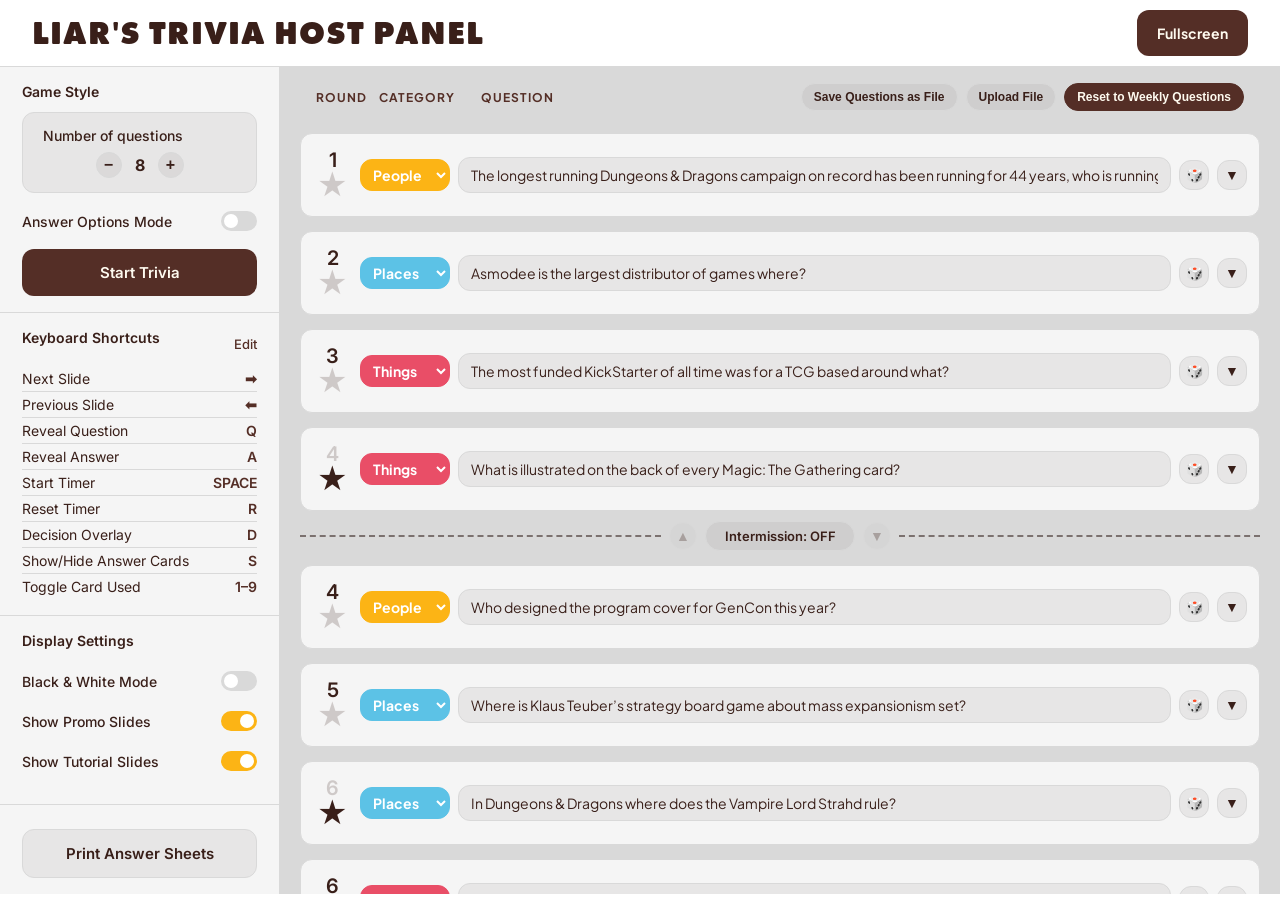
<file: index.html>
<!DOCTYPE html>
<html lang="en">

<head>
  <meta charset="UTF-8">
  <title>Trivia Host</title>
  <link rel="stylesheet" href="style.css">
</head>

<body>

  <div id="editor">

    <header id="editorHeader">
      <h1>Liar's Trivia Host Panel</h1>
      <div id="editorHeaderActions">
        <button id="fullscreenBtn">Fullscreen</button>
      </div>
    </header>

    <div id="editorLayout">

      <!-- Left sidebar -->
      <aside id="editorSidebar">

        <div class="sidebar-section">
          <h3>Game Style</h3>

          <div class="settingCard" id="questionCountRow">
            <label class="settingCardLabel">Number of questions</label>
            <div class="settingCountWrap">
              <button class="settingCountBtn" id="questionCountMinus">−</button>
              <span id="questionCountVal">8</span>
              <button class="settingCountBtn" id="questionCountPlus">+</button>
            </div>
          </div>

          <div class="settingRow">
            <label class="settingToggle">
              <input type="checkbox" id="toggleAnswerOptions">
              <span class="settingToggleTrack"><span class="settingToggleThumb"></span></span>
              Answer Options Mode
            </label>
          </div>

          <div class="settingCard" id="answerCountRow">
            <label class="settingCardLabel">Options per question</label>
            <div class="settingCountWrap">
              <button class="settingCountBtn" id="answerCountMinus">−</button>
              <span id="answerCountVal">4</span>
              <button class="settingCountBtn" id="answerCountPlus">+</button>
            </div>
          </div>

          <button id="startTrivia" class="sidebarBtn sidebarBtnFilled">Start Trivia</button>
        </div>

        <div class="sidebar-section">
          <div class="sidebarSectionHeader">
            <h3>Keyboard Shortcuts</h3>
            <span class="sidebarEditLink" id="shortcutEditBtn">Edit</span>
          </div>
          <p id="updateNotice" style="display:none;">New weekly trivia available</p>
          <ul class="shortcutList" id="shortcutList"></ul>
          <button class="shortcutResetBtn" id="shortcutResetBtn">Reset to Default</button>
        </div>

        <div class="sidebar-section">
          <h3>Display Settings</h3>

          <div class="settingRow">
            <label class="settingToggle">
              <input type="checkbox" id="toggleBWMode">
              <span class="settingToggleTrack"><span class="settingToggleThumb"></span></span>
              Black & White Mode
            </label>
          </div>

          <div class="settingRow">
            <label class="settingToggle">
              <input type="checkbox" id="togglePromos" checked>
              <span class="settingToggleTrack"><span class="settingToggleThumb"></span></span>
              Show Promo Slides
            </label>
          </div>

          <div class="settingRow">
            <label class="settingToggle">
              <input type="checkbox" id="toggleTutorials" checked>
              <span class="settingToggleTrack"><span class="settingToggleThumb"></span></span>
              Show Tutorial Slides
            </label>
          </div>

          <div class="settingRow" id="bonusPromoRow" style="display:none;">
            <label class="settingToggle">
              <input type="checkbox" id="toggleBonusPromo" checked>
              <span class="settingToggleTrack"><span class="settingToggleThumb"></span></span>
              Show Bonus Promo
            </label>
          </div>
        </div>

        <div class="sidebar-spacer"></div>

        <div class="sidebar-section">
          <button id="printSheetsBtn" class="sidebarBtn sidebarBtnBezeled">Print Answer Sheets</button>
        </div>

      </aside>

      <!-- Right side question editor -->
      <main id="editorFields">
        <div id="questionListHeader">
          <div id="questionListHeaders">
            <span class="qheader qheader-round">Round</span>
            <span class="qheader qheader-cat">Category</span>
            <span class="qheader qheader-question">Question</span>
          </div>
          <div id="questionListActions">
            <button id="saveQuestionsBtn" class="headerActionBtn">Save Questions as File</button>
            <button id="uploadQuestionsBtn" class="headerActionBtn">Upload File</button>
            <button id="resetWeekly" class="headerActionBtn headerActionBtnPrimary">Reset to Weekly Questions</button>
            <input type="file" id="uploadQuestionsInput" accept=".csv" style="display:none">
          </div>
        </div>
      </main>

    </div>

  </div>

  <div id="presentation" style="display:none">
    <!-- Control Buttons -->
    <button id="backBtn" class="top-left">Main Menu</button>
    <button id="fullscreenBtnPresentation" class="top-right">Fullscreen</button>
    <button id="slideLeftBtn" class="side-nav side-nav-left">◀</button>
    <button id="slideRightBtn" class="side-nav side-nav-right">▶</button>

    <!-- Slide Content -->
    <div id="slide"></div>

    <!-- Timer Bar -->
    <div id="timerBarContainer">
      <div id="timerTextBg">30 SECONDS</div>
      <div id="timerBar">
        <div id="timerText">30 SECONDS</div>
      </div>
    </div>
  </div>

  <script src="js/timer.js"></script>
  <script src="js/app.js"></script>
</body>

</html>
</file>
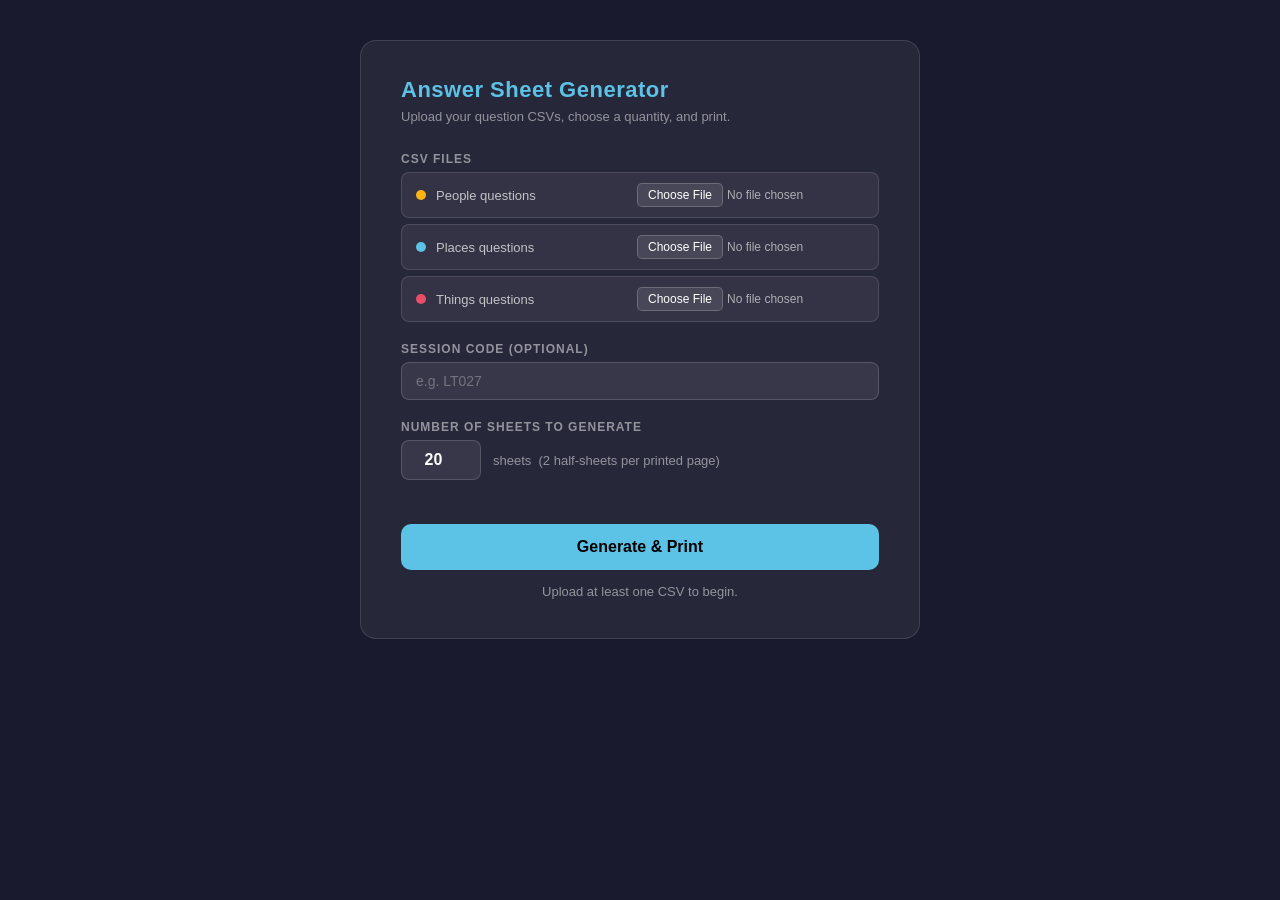
<file: sheet_generator.html>
<!DOCTYPE html>
<html lang="en">

<head>
    <meta charset="UTF-8">
    <title>Pathological — Answer Sheet Generator</title>
    <style>
        /* ── UI styles (hidden when printing) ── */
        @media screen {
            * {
                box-sizing: border-box;
                margin: 0;
                padding: 0;
            }

            body {
                font-family: 'Helvetica Neue', Arial, sans-serif;
                background: #1a1a2e;
                color: #fff;
                min-height: 100vh;
                display: flex;
                align-items: flex-start;
                justify-content: center;
                padding: 40px 20px;
            }

            .ui {
                background: rgba(255, 255, 255, 0.06);
                border: 1px solid rgba(255, 255, 255, 0.12);
                border-radius: 16px;
                padding: 36px 40px;
                width: 100%;
                max-width: 560px;
            }

            h1 {
                font-size: 22px;
                font-weight: 700;
                margin-bottom: 6px;
                color: #5CC2E6;
                letter-spacing: 0.5px;
            }

            .subtitle {
                font-size: 13px;
                color: rgba(255, 255, 255, 0.5);
                margin-bottom: 28px;
            }

            .field {
                margin-bottom: 20px;
            }

            label {
                display: block;
                font-size: 12px;
                font-weight: 700;
                text-transform: uppercase;
                letter-spacing: 1px;
                color: rgba(255, 255, 255, 0.5);
                margin-bottom: 6px;
            }

            .file-row {
                display: flex;
                align-items: center;
                gap: 10px;
                background: rgba(255, 255, 255, 0.06);
                border: 1px solid rgba(255, 255, 255, 0.12);
                border-radius: 8px;
                padding: 10px 14px;
            }

            .file-row .cat-dot {
                width: 10px;
                height: 10px;
                border-radius: 50%;
                flex-shrink: 0;
            }

            .dot-people {
                background: #FCB415;
            }

            .dot-places {
                background: #5CC2E6;
            }

            .dot-things {
                background: #E94E67;
            }

            .file-row span {
                font-size: 13px;
                color: rgba(255, 255, 255, 0.7);
                flex: 1;
            }

            .file-row input[type="file"] {
                font-size: 12px;
                color: rgba(255, 255, 255, 0.6);
                background: transparent;
                border: none;
                cursor: pointer;
                flex-shrink: 0;
            }

            .file-row input[type="file"]::file-selector-button {
                background: rgba(255, 255, 255, 0.1);
                border: 1px solid rgba(255, 255, 255, 0.2);
                border-radius: 5px;
                color: #fff;
                padding: 4px 10px;
                font-size: 12px;
                cursor: pointer;
            }

            .count-row {
                display: flex;
                align-items: center;
                gap: 12px;
            }

            .count-row input[type="number"] {
                width: 80px;
                background: rgba(255, 255, 255, 0.08);
                border: 1px solid rgba(255, 255, 255, 0.15);
                border-radius: 8px;
                padding: 10px 14px;
                color: #fff;
                font-size: 16px;
                font-weight: 700;
                text-align: center;
            }

            .count-row span {
                font-size: 13px;
                color: rgba(255, 255, 255, 0.5);
            }

            .session-row {
                display: flex;
                gap: 10px;
            }

            .session-row input[type="text"] {
                flex: 1;
                background: rgba(255, 255, 255, 0.08);
                border: 1px solid rgba(255, 255, 255, 0.15);
                border-radius: 8px;
                padding: 10px 14px;
                color: #fff;
                font-size: 14px;
            }

            .session-row input[type="text"]::placeholder {
                color: rgba(255, 255, 255, 0.3);
            }

            .btn-generate {
                width: 100%;
                background: #5CC2E6;
                color: #000;
                border: none;
                border-radius: 10px;
                padding: 14px;
                font-size: 16px;
                font-weight: 700;
                cursor: pointer;
                margin-top: 24px;
                transition: background 0.15s;
            }

            .btn-generate:hover {
                background: #7de8ff;
            }

            .btn-generate:disabled {
                background: #444;
                color: #888;
                cursor: not-allowed;
            }

            .status {
                margin-top: 14px;
                font-size: 13px;
                color: rgba(255, 255, 255, 0.5);
                text-align: center;
                min-height: 18px;
            }

            .sheets-preview {
                display: none;
            }
        }

        /* ── Print / sheet styles ── */
        @media print {
            .ui {
                display: none !important;
            }

            .sheets-preview {
                display: block !important;
            }

            body {
                margin: 0;
                padding: 0;
                background: white;
            }

            * {
                -webkit-print-color-adjust: exact;
                print-color-adjust: exact;
            }
        }

        /* ── Sheet layout (used in both preview and print) ── */
        .page {
            width: 210mm;
            height: 148mm;
            /* A5 landscape */
            display: flex;
            gap: 0;
            overflow: hidden;
            page-break-after: always;
        }

        /* Each half-sheet */
        .half {
            width: 105mm;
            height: 148mm;
            border: 0.5px solid #ccc;
            display: flex;
            flex-direction: column;
            font-family: Arial, Helvetica, sans-serif;
            overflow: hidden;
            padding: 3mm 3.5mm 2.5mm;
            position: relative;
        }

        .half+.half {
            border-left: 1px dashed #bbb;
        }

        /* Header */
        .sheet-header {
            display: flex;
            justify-content: space-between;
            align-items: flex-start;
            margin-bottom: 2mm;
            font-size: 6pt;
            color: #333;
        }

        .sheet-header .brand {
            font-size: 7.5pt;
        }

        .brand b {
            font-family: 'Arial Black', Arial, sans-serif;
            font-size: 8.5pt;
        }

        .sheet-header .session-code {
            color: #999;
            font-size: 6pt;
        }

        /* Name line */
        .name-row {
            display: flex;
            align-items: center;
            gap: 4mm;
            margin-bottom: 1.5mm;
            font-size: 7pt;
            color: #888;
        }

        .name-line {
            flex: 1;
            border-bottom: 0.5px solid #bbb;
            height: 5mm;
        }

        /* Cross-off notice */
        .crossoff {
            display: flex;
            align-items: center;
            justify-content: flex-end;
            gap: 1.5mm;
            font-size: 6pt;
            color: #555;
            margin-bottom: 1.5mm;
        }

        .cross-x {
            width: 5mm;
            height: 5mm;
            border: 0.75px solid #555;
            display: flex;
            align-items: center;
            justify-content: center;
            font-size: 8pt;
            font-weight: 700;
            color: #555;
            line-height: 1;
        }

        /* Scoring row */
        .scoring {
            display: flex;
            align-items: center;
            gap: 1.5mm;
            font-size: 5.5pt;
            margin-bottom: 2mm;
            flex-wrap: nowrap;
        }

        .scoring-block {
            display: flex;
            align-items: center;
            gap: 1mm;
            white-space: nowrap;
        }

        .score-eq {
            color: #888;
            margin: 0 0.5mm;
        }

        .score-prize {
            border: 0.75px solid #333;
            border-radius: 2px;
            padding: 0.5mm 1.5mm;
            font-size: 5pt;
            font-weight: 700;
            text-align: center;
            line-height: 1.3;
        }

        .score-stars {
            color: #333;
            font-size: 7pt;
            letter-spacing: -1px;
        }

        .icon-cup {
            font-size: 7pt;
        }

        .icon-dollar {
            font-size: 7pt;
        }

        .icon-box {
            font-size: 7pt;
        }

        /* Main answer grid */
        .answer-grid {
            flex: 1;
            display: grid;
            grid-template-columns: 26mm 26mm 26mm 15mm;
            gap: 1mm;
            align-items: start;
        }

        .col-header {
            font-family: 'Arial Black', Arial, sans-serif;
            font-size: 7.5pt;
            font-weight: 900;
            text-transform: uppercase;
            text-align: center;
            line-height: 1.1;
            display: flex;
            flex-direction: column;
            align-items: center;
            gap: 0.5mm;
        }

        .col-header .arrows {
            font-size: 7pt;
            letter-spacing: 2px;
        }

        .col-header.points-hdr {
            font-size: 8pt;
            border: 1px dashed #bbb;
            padding: 1.5mm;
            height: 100%;
            display: flex;
            align-items: center;
            justify-content: center;
            border-radius: 2px;
        }

        .answer-col {
            display: flex;
            flex-direction: column;
            gap: 1mm;
        }

        .answer-box {
            border: 0.75px solid #ccc;
            border-radius: 2.5px;
            padding: 1mm 1.5mm;
            font-size: 6pt;
            color: #222;
            min-height: 11mm;
            display: flex;
            flex-direction: column;
            justify-content: center;
            position: relative;
            line-height: 1.25;
            text-align: center;
        }

        .answer-box .cat-icon {
            position: absolute;
            bottom: 1mm;
            right: 1.5mm;
            font-size: 7pt;
            opacity: 0.45;
        }

        .answer-box.tall {
            min-height: 14mm;
        }

        /* places boxes are a touch taller */

        /* Pre-filled answer text */
        .answer-text {
            font-size: 6.5pt;
            color: #222;
            line-height: 1.2;
        }

        /* Footer */
        .sheet-footer {
            display: flex;
            align-items: center;
            gap: 2mm;
            margin-top: 1.5mm;
            font-size: 5.5pt;
            color: #888;
            flex-wrap: wrap;
        }

        .footer-pill {
            border: 0.5px solid #bbb;
            border-radius: 999px;
            padding: 0.5mm 2mm;
            display: flex;
            align-items: center;
            gap: 1mm;
        }

        .newsletter-row {
            margin-top: 1mm;
            font-size: 5.5pt;
            color: #888;
            display: flex;
            align-items: center;
            gap: 2mm;
        }

        .email-line {
            border-bottom: 0.5px solid #bbb;
            flex: 1;
            height: 4mm;
        }
    </style>
</head>

<body>

    <div class="ui">
        <h1>Answer Sheet Generator</h1>
        <p class="subtitle">Upload your question CSVs, choose a quantity, and print.</p>

        <div class="field">
            <label>CSV Files</label>
            <div class="file-row" style="margin-bottom:6px">
                <div class="cat-dot dot-people"></div>
                <span>People questions</span>
                <input type="file" id="csvPeople" accept=".csv">
            </div>
            <div class="file-row" style="margin-bottom:6px">
                <div class="cat-dot dot-places"></div>
                <span>Places questions</span>
                <input type="file" id="csvPlaces" accept=".csv">
            </div>
            <div class="file-row">
                <div class="cat-dot dot-things"></div>
                <span>Things questions</span>
                <input type="file" id="csvThings" accept=".csv">
            </div>
        </div>

        <div class="field">
            <label>Session code (optional)</label>
            <div class="session-row">
                <input type="text" id="sessionCode" placeholder="e.g. LT027" maxlength="8">
            </div>
        </div>

        <div class="field">
            <label>Number of sheets to generate</label>
            <div class="count-row">
                <input type="number" id="sheetCount" value="20" min="1" max="200">
                <span>sheets &nbsp;(2 half-sheets per printed page)</span>
            </div>
        </div>

        <button class="btn-generate" id="btnGenerate">Generate &amp; Print</button>
        <p class="status" id="status">Upload at least one CSV to begin.</p>
    </div>

    <div class="sheets-preview" id="sheetsPreview"></div>

    <script>
        // ── CSV parser (same logic as app.js) ────────────────────────
        function parseCSV(text) {
            const rows = [];
            let i = 0;
            text = text.replace(/\r\n/g, '\n').replace(/\r/g, '\n');
            if (text.charCodeAt(0) === 0xFEFF) text = text.slice(1);
            while (i < text.length) {
                const cols = [];
                while (i < text.length && text[i] !== '\n') {
                    if (text[i] === '"') {
                        i++;
                        let val = '';
                        while (i < text.length) {
                            if (text[i] === '"' && text[i + 1] === '"') { val += '"'; i += 2; }
                            else if (text[i] === '"') { i++; break; }
                            else { val += text[i++]; }
                        }
                        cols.push(val.replace(/\n/g, ' ').trim());
                    } else {
                        let val = '';
                        while (i < text.length && text[i] !== ',' && text[i] !== '\n') val += text[i++];
                        cols.push(val.trim());
                    }
                    if (text[i] === ',') i++;
                }
                if (text[i] === '\n') i++;
                if (cols.length >= 2 && cols[0]) rows.push({ question: cols[0], answer: cols[1] });
            }
            return rows;
        }

        function readFile(input) {
            return new Promise((resolve) => {
                if (!input.files[0]) return resolve([]);
                const r = new FileReader();
                r.onload = e => resolve(parseCSV(e.target.result));
                r.readAsText(input.files[0]);
            });
        }

        function shuffle(arr) {
            const a = [...arr];
            for (let i = a.length - 1; i > 0; i--) {
                const j = Math.floor(Math.random() * (i + 1));
                [a[i], a[j]] = [a[j], a[i]];
            }
            return a;
        }

        function pick4(pool) {
            if (!pool.length) return Array(4).fill({ question: '', answer: '' });
            return shuffle(pool).slice(0, 4);
        }

        // ── Sheet HTML builder ───────────────────────────────────────
        function buildAnswerBox(item, catIcon) {
            const text = item.answer || '';
            return `
    <div class="answer-box">
      <span class="answer-text">${escHtml(text)}</span>
      <span class="cat-icon">${catIcon}</span>
    </div>`;
        }

        function escHtml(s) {
            return s.replace(/&/g, '&amp;').replace(/</g, '&lt;').replace(/>/g, '&gt;');
        }

        function buildHalf(people4, places4, things4, sessionCode) {
            const code = sessionCode || '';
            return `
  <div class="half">
    <div class="sheet-header">
      <div class="brand">The <b>PATHOLOGICAL</b> Live Pub Trivia Game Night</div>
      <div class="session-code">${escHtml(code)}</div>
    </div>

    <div class="name-row">
      <span>Name</span>
      <div class="name-line"></div>
      <div class="crossoff">
        <span>Cross-off answers after use</span>
        <div class="cross-x">✕</div>
      </div>
    </div>

    <div class="scoring">
      <span class="score-stars">★★<br>★★</span>
      <span class="score-eq">=</span>
      <div class="score-prize">6x<br>Points</div>
      <span style="color:#888;font-size:5pt">1 Shot</span>
      <span class="score-eq">&nbsp;=</span>
      <div class="score-prize">2nd Place<br>Prize</div>
      <span style="color:#888;font-size:5pt">Bar Tab $</span>
      <span class="score-eq">=</span>
      <div class="score-prize">1st Place<br>Prize</div>
      <span style="color:#888;font-size:5pt">Game</span>
      <span class="score-stars">★<br>★</span>
    </div>

    <div class="answer-grid">
      <!-- PEOPLE header -->
      <div class="col-header">PEOPLE<br>ANSWERS<div class="arrows">↓ ↓</div></div>
      <!-- PLACES header -->
      <div class="col-header">PLACES<br>ANSWERS<div class="arrows">↑ ↑</div></div>
      <!-- THINGS header -->
      <div class="col-header">THINGS<br>ANSWERS<div class="arrows">↓ ↓</div></div>
      <!-- POINTS header -->
      <div class="col-header points-hdr">POINTS</div>

      <!-- PEOPLE answers -->
      <div class="answer-col">
        ${people4.map(p => buildAnswerBox(p, '👤')).join('')}
      </div>
      <!-- PLACES answers -->
      <div class="answer-col">
        ${places4.map(p => buildAnswerBox(p, '📍')).join('')}
      </div>
      <!-- THINGS answers -->
      <div class="answer-col">
        ${things4.map(p => buildAnswerBox(p, '⭐')).join('')}
      </div>
      <!-- POINTS boxes (empty) -->
      <div class="answer-col">
        <div class="answer-box" style="min-height:47mm;"></div>
      </div>
    </div>

    <div class="sheet-footer">
      <div class="footer-pill">📷 @pathologicalgame</div>
      <div class="footer-pill">🔍 pathological card game</div>
      <div class="footer-pill">🌐 pathologicalgame.com</div>
    </div>
    <div class="newsletter-row">
      <span>✉ Sign up to the newsletter for exclusives:</span>
      <div class="email-line"></div>
    </div>
  </div>`;
        }

        function buildPage(people, places, things, sessionCode) {
            // Each page = 2 identical half-sheets
            const p4 = pick4(people);
            const pl4 = pick4(places);
            const t4 = pick4(things);
            const half = buildHalf(p4, pl4, t4, sessionCode);
            return `<div class="page">${half}${half}</div>`;
        }

        // ── Generate ─────────────────────────────────────────────────
        document.getElementById('btnGenerate').addEventListener('click', async () => {
            const btn = document.getElementById('btnGenerate');
            const status = document.getElementById('status');

            btn.disabled = true;
            status.textContent = 'Reading CSVs…';

            const [people, places, things] = await Promise.all([
                readFile(document.getElementById('csvPeople')),
                readFile(document.getElementById('csvPlaces')),
                readFile(document.getElementById('csvThings')),
            ]);

            if (!people.length && !places.length && !things.length) {
                status.textContent = 'Please upload at least one CSV file.';
                btn.disabled = false;
                return;
            }

            const n = Math.max(1, Math.min(200, parseInt(document.getElementById('sheetCount').value) || 20));
            const code = document.getElementById('sessionCode').value.trim();

            status.textContent = `Generating ${n} sheets…`;

            let html = '';
            for (let i = 0; i < n; i++) {
                html += buildPage(people, places, things, code);
            }

            const preview = document.getElementById('sheetsPreview');
            preview.style.display = 'block';
            preview.innerHTML = html;

            status.textContent = `${n} sheets ready. Opening print dialog…`;
            btn.disabled = false;

            setTimeout(() => window.print(), 400);
        });

        // Enable button once any file is picked
        ['csvPeople', 'csvPlaces', 'csvThings'].forEach(id => {
            document.getElementById(id).addEventListener('change', () => {
                document.getElementById('status').textContent = 'Ready to generate.';
            });
        });
    </script>
</body>

</html>
</file>
<file: style.css>
/* ─── Google Fonts ─────────────────────────────────────────── */
@import url('https://fonts.googleapis.com/css2?family=Nunito:wght@400;700;900&display=swap');
@import url('https://fonts.googleapis.com/css2?family=Plus+Jakarta+Sans:ital,wght@0,200..800;1,200..800&display=swap');
@import url('https://fonts.googleapis.com/css2?family=Inter:wght@400;500;600;700&display=swap');

/* ─── Custom Font ───────────────────────────────────────────── */
@font-face {
  font-family: 'PathologicalPT';
  src: url('../fonts/PathologicalPT-ExtraBold.otf') format('opentype');
  font-weight: 900;
  font-style: normal;
}

/* ─── Variables ─────────────────────────────────────────────── */
:root {
  --white: #ffffff;
  --offwhite: rgba(255, 255, 255, 0.85);
  --pill-bg: rgba(255, 255, 255, 0.18);
  --pill-border: rgba(255, 255, 255, 0.6);
  --gold: #ffd94a;
  --cat-people: #FCB415;
  --cat-places: #5CC2E6;
  --cat-things: #E94E67;

  /* Mockup theme colors */
  --brown-dark: #391F19;
  --brown: #542E26;
  --cream: #FEFAEF;
  --gray-light: #F5F5F5;
  --gray-medium: #D9D9D9;
  --bezeled-bg: rgba(128, 121, 120, 0.12);
  --border-brown: #7B716F;
}

/* ─── Reset & Base ──────────────────────────────────────────── */
*,
*::before,
*::after {
  box-sizing: border-box;
  margin: 0;
  padding: 0;
}

html,
body {
  height: 100%;
  font-family: 'Plus Jakarta Sans', sans-serif;
  background: var(--white);
  color: var(--brown-dark);
  overflow: hidden;
}

/* ══════════════════════════════════════════════════════════════
   EDITOR
══════════════════════════════════════════════════════════════ */

#editor {
  background: var(--white);
  min-height: 100vh;
  overflow-y: auto;
}

#editorHeader {
  display: flex;
  justify-content: space-between;
  align-items: center;
  padding: 10px 32px;
  background: var(--white);
  border-bottom: 1px solid var(--gray-medium);
}

#editorHeader h1 {
  font-family: 'PathologicalPT', Plus Jakarta Sans, sans-serif;
  font-size: 32px;
  color: var(--brown-dark);
  letter-spacing: 1px;
}

#editorHeaderActions button,
#editorActions button {
  background: var(--brown);
  color: var(--cream);
  border: none;
  border-radius: 12px;
  padding: 14px 20px;
  font-family: Plus Jakarta Sans, sans-serif;
  font-weight: 700;
  font-size: 14px;
  cursor: pointer;
  transition: transform 0.15s, background 0.15s;
  margin-left: 8px;
}

#editorHeaderActions button:hover,
#editorActions button:hover {
  background: #6B3A30;
  transform: scale(1.05);
}

#editorActions button {
  width: 90%;
  padding: 14px;
  margin: 6px 0;
  font-size: 15px;
}

#editorLayout {
  display: grid;
  grid-template-columns: 280px 1fr;
  height: calc(100vh - 73px);
}

#editorSidebar {
  background: var(--gray-light);
  border-right: 1px solid var(--gray-medium);
  overflow-y: auto;
  display: flex;
  flex-direction: column;
}

#editorSidebar h3 {
  font-family: 'Inter', sans-serif;
  font-size: 14px;
  font-weight: 600;
  color: var(--brown-dark);
  margin-bottom: 12px;
}

.sidebar-section {
  padding: 16px 22px;
  border-top: 1px solid var(--gray-medium);
}

.sidebar-section:first-child {
  border-top: none;
}

.sidebarSectionHeader {
  display: flex;
  justify-content: space-between;
  align-items: center;
  margin-bottom: 8px;
}

.sidebarSectionHeader h3 {
  margin-bottom: 0;
}

.sidebarEditLink {
  font-family: 'Inter', sans-serif;
  font-size: 13px;
  font-weight: 500;
  color: var(--brown);
  cursor: pointer;
}

.sidebarEditLink:hover {
  text-decoration: underline;
}

.sidebar-spacer {
  flex: 1;
}

.sidebarBtn {
  width: 100%;
  padding: 14px 20px;
  font-family: 'Inter', sans-serif;
  font-size: 15px;
  font-weight: 600;
  border-radius: 12px;
  cursor: pointer;
  transition: transform 0.15s, background 0.15s;
  border: none;
  margin-top: 8px;
}

.sidebarBtnFilled {
  background: var(--brown);
  color: var(--cream);
}

.sidebarBtnFilled:hover {
  background: #6B3A30;
  transform: scale(1.02);
}

.sidebarBtnBezeled {
  background: var(--bezeled-bg);
  color: var(--brown-dark);
  border: 1px solid var(--gray-medium);
}

.sidebarBtnBezeled:hover {
  background: rgba(128, 121, 120, 0.2);
}

.shortcutList {
  list-style: none;
  padding: 0;
}

.shortcutList li {
  font-family: 'Inter', sans-serif;
  font-size: 14px;
  color: var(--brown-dark);
  padding: 4px 0;
  border-bottom: 1px solid var(--gray-medium);
  display: flex;
  justify-content: space-between;
  align-items: center;
}

.shortcutList li:last-child {
  border-bottom: none;
}

.shortcutList .shortcut-action {
  color: var(--brown-dark);
}

.shortcutList .shortcut-key {
  font-weight: 600;
  color: var(--brown);
}

.shortcutList .shortcut-key.clickable {
  background: var(--bezeled-bg);
  border: 1px solid var(--gray-medium);
  border-radius: 6px;
  padding: 2px 8px;
  cursor: pointer;
  transition: all 0.15s;
}

.shortcutList .shortcut-key.clickable:hover {
  background: rgba(128, 121, 120, 0.2);
}

.shortcutList .shortcut-key.capturing {
  background: var(--brown);
  color: var(--cream);
  border-color: var(--brown);
}

.shortcutResetBtn {
  width: 100%;
  margin-top: 8px;
  font-family: 'Inter', sans-serif;
  font-size: 13px;
  font-weight: 600;
  color: var(--brown);
  background: none;
  border: 1px solid var(--gray-medium);
  border-radius: 8px;
  padding: 6px 12px;
  cursor: pointer;
  transition: background 0.15s;
  display: none;
}

.shortcutResetBtn.visible {
  display: block;
}

.shortcutResetBtn:hover {
  background: rgba(128, 121, 120, 0.12);
}

.hostTips h4 {
  font-size: 13px;
  color: var(--brown-dark);
  margin-bottom: 8px;
  text-transform: uppercase;
  letter-spacing: 1px;
}

.hostTips ul {
  list-style: none;
  padding: 0;
}

.hostTips li {
  font-size: 13px;
  color: var(--brown);
  padding: 4px 0;
  border-bottom: 1px solid var(--gray-medium);
}

/* ── Sidebar settings ────────────────────────────────────── */
.settingCard {
  background: var(--bezeled-bg);
  border: 1px solid var(--gray-medium);
  border-radius: 12px;
  padding: 14px 20px;
  margin-bottom: 8px;
}

.settingCardLabel {
  font-family: 'Inter', sans-serif;
  font-size: 14px;
  font-weight: 500;
  color: var(--brown-dark);
  display: block;
  margin-bottom: 8px;
}

.settingRow {
  display: flex;
  align-items: center;
  justify-content: space-between;
  padding: 10px 0;
}

.settingLabel {
  font-family: 'Inter', sans-serif;
  font-size: 14px;
  font-weight: 500;
  color: var(--brown-dark);
}

/* Toggle switch */
.settingToggle {
  display: flex;
  flex-direction: row-reverse;
  align-items: center;
  justify-content: space-between;
  gap: 10px;
  font-family: 'Inter', sans-serif;
  font-size: 14px;
  font-weight: 500;
  color: var(--brown-dark);
  cursor: pointer;
  width: 100%;
}

.settingToggle input[type="checkbox"] {
  display: none;
}

.settingToggleTrack {
  width: 36px;
  height: 20px;
  background: var(--gray-medium);
  border-radius: 999px;
  position: relative;
  flex-shrink: 0;
  transition: background 0.2s;
}

.settingToggle input:checked+.settingToggleTrack {
  background: var(--cat-people);
}

.settingToggleThumb {
  position: absolute;
  top: 3px;
  left: 3px;
  width: 14px;
  height: 14px;
  background: #fff;
  border-radius: 50%;
  transition: transform 0.2s;
}

.settingToggle input:checked+.settingToggleTrack .settingToggleThumb {
  transform: translateX(16px);
}

/* Count stepper */
.settingCountWrap {
  display: flex;
  align-items: center;
  justify-content: center;
  gap: 8px;
}

.settingCountBtn {
  width: 26px;
  height: 26px;
  background: var(--bezeled-bg);
  border: 1px solid var(--gray-medium);
  border-radius: 500px;
  color: var(--brown-dark);
  font-size: 16px;
  font-weight: 700;
  cursor: pointer;
  display: flex;
  align-items: center;
  justify-content: center;
  transition: background 0.15s;
  padding: 0;
}

.settingCountBtn:hover {
  background: rgba(128, 121, 120, 0.2);
}

#answerCountVal,
#questionCountVal {
  font-size: 16px;
  font-weight: 700;
  color: var(--brown-dark);
  min-width: 20px;
  text-align: center;
  font-family: 'Inter', sans-serif;
}

#answerCountRow {
  display: none;
}

#answerCountRow.visible {
  display: block;
}

#updateNotice {
  background: var(--gold);
  color: var(--brown-dark);
  font-weight: 700;
  border-radius: 6px;
  padding: 8px 12px;
  font-size: 13px;
  margin-bottom: 12px;
}

#editorFields {
  overflow-y: auto;
  padding: 16px 20px;
  display: flex;
  flex-direction: column;
  gap: 6px;
  background: var(--gray-medium);
}

/* ── Question List Header ──────────────────────────────────── */
#questionListHeader {
  display: flex;
  justify-content: space-between;
  align-items: center;
  padding: 0 16px 8px;
  margin-bottom: 0;
  flex-shrink: 0;
}

#questionListHeaders {
  display: flex;
  gap: 12px;
  align-items: center;
}

.qheader {
  font-size: 12px;
  font-weight: 700;
  text-transform: uppercase;
  letter-spacing: 1px;
  color: var(--brown);
}

.qheader-round {
  min-width: 50px;
}

.qheader-cat {
  min-width: 90px;
}

.qheader-question {
  flex: 1;
}

#questionListActions {
  display: flex;
  gap: 8px;
}

.headerActionBtn {
  background: var(--bezeled-bg);
  border: 1px solid var(--gray-medium);
  border-radius: 500px;
  color: var(--brown-dark);
  font-size: 12px;
  font-weight: 700;
  padding: 6px 12px;
  cursor: pointer;
  transition: background 0.15s;
}

.headerActionBtn:hover {
  background: rgba(128, 121, 120, 0.2);
}

.headerActionBtnPrimary {
  background: var(--brown);
  color: var(--cream);
  border-color: var(--brown);
}

.headerActionBtnPrimary:hover {
  background: #6B3A30;
}

/* ── Inline question row ─────────────────────────────────── */
.qrow {
  background: var(--gray-light);
  border: 1px solid var(--gray-medium);
  border-radius: 12px;
  margin-top: 8px;
}

.qrow-main {
  display: flex;
  align-items: center;
  gap: 8px;
  padding: 14px 12px;
}

.qrow-bonus-toggle {
  font-family: 'Inter', sans-serif;
  font-size: 20px;
  font-weight: 600;
  color: var(--brown-dark);
  min-width: 36px;
  flex-shrink: 0;
  background: none;
  border: none;
  padding: 2px 4px;
  cursor: pointer;
  transition: all 0.2s;
  text-align: center;
  display: flex;
  flex-direction: column;
  align-items: center;
  line-height: 1;
}

.qrow-bonus-toggle:hover {
  opacity: 0.7;
}

.qrow-bonus-toggle .bonus-star {
  font-size: 30px;
  color: var(--brown-dark);
  line-height: 1;
  transition: color 0.2s, opacity 0.2s;
  opacity: 0.2;
}

.qrow-bonus-toggle .bonus-number {
  opacity: 1;
  transition: opacity 0.2s;
}

.qrow-bonus-toggle.bonus-active .bonus-star {
  color: var(--brown-dark);
  opacity: 1;
}

.qrow-bonus-toggle.bonus-active .bonus-number {
  opacity: 0.2;
}

.qrow-bonus-toggle.bonus-active {
  color: var(--brown-dark);
}

.qrow-cat {
  flex-shrink: 0;
  width: 90px;
  background: var(--bezeled-bg);
  border: 1px solid var(--gray-medium);
  border-radius: 12px;
  padding: 5px 8px;
  color: white;
  font-family: Plus Jakarta Sans, sans-serif;
  font-size: 14px;
  font-weight: 700;
  cursor: pointer;
}

/* Category colour tints on the select */
.qrow-cat.cat-people {
  background: var(--cat-people);
  border-color: var(--cat-people);
  color: white;
}

.qrow-cat.cat-places {
  background: var(--cat-places);
  border-color: var(--cat-places);
  color: white;
}

.qrow-cat.cat-things {
  background: var(--cat-things);
  border-color: var(--cat-things);
  color: white;
}

.qrow-cat option {
  background: var(--white);
  color: var(--brown-dark);
}

.qrow-question {
  flex: 1;
  background: var(--bezeled-bg);
  border: 1px solid var(--gray-medium);
  border-radius: 12px;
  padding: 8px 12px;
  color: var(--brown-dark);
  font-family: Plus Jakarta Sans, sans-serif;
  font-size: 14px;
  min-width: 0;
}

.qrow-question:focus {
  outline: none;
  border-color: var(--border-brown);
  background: var(--white);
}

.qrow-rand,
.qrow-toggle {
  flex-shrink: 0;
  background: var(--bezeled-bg);
  border: 1px solid var(--gray-medium);
  border-radius: 12px;
  color: var(--brown-dark);
  font-size: 14px;
  width: 30px;
  height: 30px;
  display: flex;
  align-items: center;
  justify-content: center;
  cursor: pointer;
  padding: 0;
  transition: background 0.15s;
}

.qrow-rand:hover {
  background: rgba(128, 121, 120, 0.2);
}

.qrow-toggle:hover {
  background: rgba(128, 121, 120, 0.2);
}

.qrow-rand:disabled {
  opacity: 0.4;
  cursor: not-allowed;
}

/* Answer row — hidden until toggled */
.qrow-answer {
  padding: 0 12px 12px;
  display: flex;
}

.qrow-answer input {
  flex: 1;
  background: var(--bezeled-bg);
  border: 1px solid var(--gray-medium);
  border-radius: 12px;
  padding: 6px 10px;
  color: var(--brown-dark);
  font-family: Plus Jakarta Sans, sans-serif;
  font-size: 14px;
}

.qrow-answer input:focus {
  outline: none;
  border-color: var(--border-brown);
  background: var(--white);
  color: var(--brown-dark);
}

.qrow-answer.hidden {
  display: none;
}

/* ── Answer options section (shown in answers mode) ───────── */
.qrow-ao-section {
  padding: 8px 10px 10px;
  display: flex;
  flex-direction: column;
  gap: 5px;
  border-top: 1px solid var(--gray-medium);
}

.qrow-ao-header {
  display: flex;
  align-items: center;
  justify-content: space-between;
  margin-bottom: 4px;
}

.qrow-ao-title {
  font-size: 11px;
  font-weight: 700;
  text-transform: uppercase;
  letter-spacing: 1px;
  color: var(--brown);
}

.qrow-ao-randall {
  background: var(--bezeled-bg);
  border: 1px solid var(--gray-medium);
  border-radius: 500px;
  color: var(--brown-dark);
  font-size: 12px;
  font-weight: 700;
  padding: 3px 8px;
  cursor: pointer;
  transition: background 0.15s;
}

.qrow-ao-randall:hover {
  background: rgba(128, 121, 120, 0.2);
}

.qrow-aorow {
  display: flex;
  align-items: center;
  gap: 6px;
}

.qrow-ao-label {
  font-family: Plus Jakarta Sans, sans-serif;
  font-size: 12px;
  font-weight: 700;
  color: var(--brown);
  min-width: 16px;
  text-align: center;
  flex-shrink: 0;
}

.qrow-ao-input {
  flex: 1;
  background: var(--bezeled-bg);
  border: 1px solid var(--gray-medium);
  border-radius: 12px;
  padding: 5px 10px;
  color: var(--brown-dark);
  font-family: Plus Jakarta Sans, sans-serif;
  font-size: 13px;
}

.qrow-ao-input:focus {
  outline: none;
  border-color: var(--border-brown);
  background: var(--white);
  color: var(--brown-dark);
}

.qrow-ao-rand {
  flex-shrink: 0;
  background: var(--bezeled-bg);
  border: 1px solid var(--gray-medium);
  border-radius: 12px;
  color: var(--brown-dark);
  font-size: 13px;
  width: 28px;
  height: 28px;
  display: flex;
  align-items: center;
  justify-content: center;
  cursor: pointer;
  padding: 0;
  transition: background 0.15s;
}

.qrow-ao-rand:hover {
  background: rgba(128, 121, 120, 0.2);
}

/* ── Intermission divider row ───────────────────────────────── */
.intermission-row {
  display: flex;
  align-items: center;
  gap: 8px;
  padding: 0px 0px;
  margin-top: 4px;
}

.intermission-line {
  flex: 1;
  border-top: 2px dashed var(--border-brown);
}

.intermission-pill {
  display: flex;
  align-items: center;
  gap: 6px;
  flex-shrink: 0;
  margin: 0 12px;
}

.intermission-toggle {
  font-family: 'Inter', sans-serif;
  font-size: 13px;
  font-weight: 600;
  color: var(--brown-dark);
  background: var(--bezeled-bg);
  border: 1px solid var(--gray-medium);
  border-radius: 500px;
  padding: 6px 14px;
  cursor: pointer;
  transition: all 0.2s;
  white-space: nowrap;
  min-width: 150px;
  text-align: center;
}

.intermission-toggle:hover {
  background: rgba(128, 121, 120, 0.2);
}

.intermission-toggle.intermission-on {
  background: var(--brown);
  color: var(--cream);
  border-color: var(--brown);
}

.intermission-toggle.intermission-on:hover {
  background: #6B3A30;
}

.intermission-arrow {
  width: 28px;
  height: 28px;
  background: var(--bezeled-bg);
  border: 1px solid var(--gray-medium);
  border-radius: 500px;
  color: var(--brown-dark);
  font-size: 14px;
  display: flex;
  align-items: center;
  justify-content: center;
  cursor: pointer;
  padding: 0;
  transition: background 0.15s;
}

.intermission-arrow:hover {
  background: rgba(128, 121, 120, 0.2);
}

.intermission-arrow:disabled {
  opacity: 0.3;
  cursor: not-allowed;
}

.intermission-arrow:disabled:hover {
  background: var(--bezeled-bg);
}

/* ══════════════════════════════════════════════════════════════
   PRESENTATION
══════════════════════════════════════════════════════════════ */
#presentation {
  position: relative;
  width: 100vw;
  height: 100vh;
  background: var(--cat-places);
  background-image: url("img/slides_background.png");
  background-size: cover;
  background-position: center;
  background-repeat: no-repeat;
  /* default */
  overflow: hidden;
  display: flex;
  flex-direction: column;
  align-items: center;
  transition: background 0.4s ease;
}

/* Category background colours */
#presentation.cat-people {
  background: var(--cat-people);
}

#presentation.cat-places {
  background: var(--cat-places);
}

#presentation.cat-things {
  background: var(--cat-things);
}

/* Radial highlight */
#presentation::before {
  content: '';
  position: absolute;
  inset: 0;
  background: radial-gradient(ellipse 70% 55% at 50% 45%,
      rgba(255, 255, 255, 0.13) 0%, transparent 70%);
  pointer-events: none;
  z-index: 0;
}

/* ── B&W mode ─────────────────────────────────────────────── */

/* Editor in B&W */
body.bw-mode #editor {
  background: #000;
}

body.bw-mode #editorHeader {
  background: #111;
  border-bottom-color: #444;
}

body.bw-mode #editorHeader h1 {
  color: #fff;
}

body.bw-mode #editorSidebar {
  background: #111;
  border-right-color: #444;
}

body.bw-mode #editorSidebar h3 {
  color: #fff;
}

body.bw-mode .hostTips li {
  color: #ccc;
  border-bottom-color: #333;
}

body.bw-mode .hostTips h4 {
  color: #fff;
}

body.bw-mode #editorFields {
  background: #222;
}

body.bw-mode .qrow {
  background: #111;
  border-color: #444;
}

body.bw-mode .qrow-cat {
  background: #222 !important;
  border-color: #555 !important;
  color: #fff !important;
}

body.bw-mode .qrow-question,
body.bw-mode .qrow-answer input {
  background: #222;
  border-color: #555;
  color: #fff;
}

body.bw-mode .qrow-rand,
body.bw-mode .qrow-toggle {
  background: #333;
  border-color: #666;
  color: #fff;
}

body.bw-mode .qheader {
  color: #aaa;
}

body.bw-mode .headerActionBtn {
  background: #333;
  border-color: #666;
  color: #fff;
}

body.bw-mode .settingRow {
  border-bottom-color: #444;
}

body.bw-mode .settingLabel,
body.bw-mode .settingToggle {
  color: #ccc;
}

body.bw-mode .settingCard {
  background: #222;
  border-color: #555;
}

body.bw-mode .settingCardLabel {
  color: #ccc;
}

body.bw-mode .sidebarBtnFilled {
  background: #fff;
  color: #000;
}

body.bw-mode .sidebarBtnFilled:hover {
  background: #ddd;
}

body.bw-mode .sidebarBtnBezeled {
  background: #222;
  border-color: #555;
  color: #ccc;
}

body.bw-mode .sidebarBtnBezeled:hover {
  background: #333;
}

body.bw-mode .sidebar-section {
  border-top-color: #444;
}

body.bw-mode .shortcutList li {
  color: #ccc;
  border-bottom-color: #444;
}

body.bw-mode .shortcutList .shortcut-key {
  color: #aaa;
}

body.bw-mode .shortcutList .shortcut-key.clickable {
  background: #222;
  border-color: #555;
}

body.bw-mode .shortcutList .shortcut-key.clickable:hover {
  background: #333;
}

body.bw-mode .shortcutList .shortcut-key.capturing {
  background: #fff;
  color: #000;
  border-color: #fff;
}

body.bw-mode .shortcutResetBtn {
  border-color: #555;
  color: #aaa;
}

body.bw-mode .sidebarEditLink {
  color: #aaa;
}

body.bw-mode .sidebarEditLink:hover {
  color: #fff;
}

body.bw-mode #updateNotice {
  background: #444;
  color: #fff;
}

body.bw-mode .qrow-bonus-toggle {
  color: #ccc;
}

body.bw-mode .qrow-bonus-toggle .bonus-star {
  color: #555;
}

body.bw-mode .qrow-bonus-toggle.bonus-active .bonus-star {
  color: #fff;
}

body.bw-mode .qrow-bonus-toggle.bonus-active {
  color: #fff;
}

body.bw-mode .settingToggleTrack {
  background: #444;
}

body.bw-mode .settingCountBtn {
  background: #333;
  border-color: #555;
  color: #fff;
}

body.bw-mode #answerCountVal {
  color: #fff;
}

body.bw-mode #questionCountVal {
  color: #fff;
}

body.bw-mode .settingToggle input:checked+.settingToggleTrack {
  background: #fff;
}

body.bw-mode .settingToggleThumb {
  background: #333;
}

body.bw-mode .settingToggle input:checked+.settingToggleTrack .settingToggleThumb {
  background: #333;
}

body.bw-mode .qrow-ao-section {
  border-top-color: #444;
}

body.bw-mode .qrow-ao-title {
  color: #888;
}

body.bw-mode .qrow-ao-input,
body.bw-mode .qrow-ao-label {
  color: #fff;
}

body.bw-mode .qrow-ao-input {
  background: #222;
  border-color: #555;
}

body.bw-mode .qrow-ao-rand,
body.bw-mode .qrow-ao-randall {
  background: #333;
  border-color: #666;
  color: #fff;
}

body.bw-mode .answer-option-card {
  background: #fff;
}

body.bw-mode .answer-option-text {
  color: #000;
}

body.bw-mode .answer-option-num {
  color: rgba(0, 0, 0, 0.3);
}

body.bw-mode .intermission-line {
  border-top-color: #666;
}

body.bw-mode .intermission-toggle {
  background: #333;
  border-color: #555;
  color: #ccc;
}

body.bw-mode .intermission-toggle.intermission-on {
  background: #fff;
  color: #000;
  border-color: #fff;
}

body.bw-mode .intermission-arrow {
  background: #333;
  border-color: #555;
  color: #fff;
}

body.bw-mode .intermission-arrow:hover {
  background: #444;
}

/* Presentation in B&W — black bg, white fg */
body.bw-mode #presentation,
body.bw-mode #presentation.cat-people,
body.bw-mode #presentation.cat-places,
body.bw-mode #presentation.cat-things {
  background: #000;
}

body.bw-mode #presentation::before {
  display: none;
}

body.bw-mode #slide h1,
body.bw-mode .tutorial-text,
body.bw-mode .promo {
  color: #fff;
}

body.bw-mode #answer {
  background: #fff;
  color: #000;
}

body.bw-mode #timerBarContainer {
  background: rgba(255, 255, 255, 0.1);
  border-color: #fff;
}

body.bw-mode #timerBar {
  background: #fff;
}

body.bw-mode #timerTextBg {
  color: #000;
}

body.bw-mode #timerText {
  color: #000;
}

/* B&W cat pill */
body.bw-mode .cat-pill {
  background: rgba(255, 255, 255, 0.12);
  border-color: rgba(255, 255, 255, 0.5);
}

body.bw-mode .cat-pill-icon img {
  filter: brightness(0) invert(1);
}

body.bw-mode .cat-pill-label {
  color: #fff;
}

/* B&W promo frame + score gif */
body.bw-mode .promo-frame {
  background: rgba(255, 255, 255, 0.08);
  border-color: rgba(255, 255, 255, 0.4);
}

body.bw-mode .score-gif {
  filter: grayscale(1) contrast(1.2);
}

/* B&W progress items — colours set by JS, badge filter only */
body.bw-mode .prog-badge {
  filter: brightness(0) invert(1) !important;
}

body.bw-mode .top-left,
body.bw-mode .top-right,
body.bw-mode .side-nav {
  background: rgba(255, 255, 255, 0.12);
  color: #fff;
  border-color: rgba(255, 255, 255, 0.5);
}

body.bw-mode .decision-subtitle {
  color: #fff;
}

body.bw-mode .decision-choice {
  color: #fff;
}

body.bw-mode .decision-choice:hover {
  opacity: 1;
}


/* ── Progress Indicator ───────────────────────────────────── */
#progressBar {
  display: flex;
  align-items: center;
  justify-content: center;
  gap: 14px;
  padding-top: 26px;
  z-index: 10;
  position: relative;
  transition: opacity 0.25s;
}

#progressBar.hidden {
  opacity: 0;
  pointer-events: none;
}

/* Base item */
.prog-item {
  position: relative;
  width: 5rem;
  height: 5rem;
  display: flex;
  align-items: center;
  justify-content: center;
  transition: transform 0.3s;
  cursor: pointer;
}

/* Badge hidden on future + done items */
.prog-badge {
  display: none;
}

/* Number: semi-transparent white so it's visible against any category bg */
.prog-item-number {
  position: relative;
  z-index: 2;
  font-family: Plus Jakarta Sans, sans-serif;
  font-weight: 900;
  font-size: 3rem;
  line-height: 1;
  margin-top: 0.1rem;
  color: rgba(255, 255, 255, 0.45);
  transition: color 0.4s;
}

/* Done: full white */
.prog-item.done .prog-item-number {
  color: rgba(255, 255, 255, 1);
}

/* Active: badge shown, scaled up, number colour set by JS to punch through */
.prog-item.active {
  transform: scale(1.18);
}

.prog-item.active .prog-badge {
  display: block;
  position: absolute;
  inset: 0;
  width: 100%;
  height: 100%;
  background-image: url('../img/badge.svg');
  background-size: contain;
  background-repeat: no-repeat;
  background-position: center;
  filter: brightness(0) invert(1);
  z-index: 1;
}

.prog-item.active .prog-item-number {
  color: var(--white);
  /* fallback; JS overrides with category colour */
}

/* Bonus items: same rules, larger star glyph */
.prog-item.bonus {
  width: 5rem;
  height: 5rem;
}

.prog-item.bonus .prog-item-number {
  margin-top: -1rem;
  font-size: 4rem;
}


/* ── Slide Content ────────────────────────────────────────── */
/* Question slides: centred between progress bar top and timer bottom */
#slide {
  position: absolute;
  top: 108px;
  /* below progress bar */
  bottom: 145px;
  /* clear timer bar (bottom:40px + height:120px + breathing room) */
  left: 0;
  right: 0;
  display: flex;
  flex-direction: column;
  justify-content: center;
  align-items: center;
  padding: 0 80px;
  z-index: 5;
  text-align: center;
}

/* Non-question slides take full height */
#slide.full-height {
  top: 0;
  bottom: 0;
}

/* ── Category pill ───────────────────────────────────────── */
.cat-pill {
  display: inline-flex;
  align-items: center;
  gap: 10px;
  background: rgba(255, 255, 255, 0.22);
  border: 1.5px solid rgba(255, 255, 255, 0.5);
  border-radius: 999px;
  padding: 8px 22px 8px 14px;
  margin-bottom: 22px;
  backdrop-filter: blur(4px);
}

.cat-pill-icon {
  display: flex;
  align-items: center;
  justify-content: center;
  width: 3rem;
  height: 3rem;
  flex-shrink: 0;
}

.cat-pill-icon img {
  filter: brightness(0) invert(1);
  width: 3rem;
  height: 3rem;
  object-fit: contain;
}

.cat-pill-label {
  font-family: Plus Jakarta Sans, sans-serif;
  font-weight: 700;
  font-size: 1.8rem;
  color: rgba(255, 255, 255, 0.9);
  letter-spacing: 2px;
  text-transform: uppercase;
}

/* ── Title frame (first slide + last slide) ─────────────── */
.title-frame {
  position: relative;
  width: auto;
  height: 100%;
  aspect-ratio: 16 / 9;
  display: flex;
  align-items: center;
  justify-content: center;
  flex-direction: column;
}

.title-img {
  position: relative;
  width: 100%;
  height: 100%;
  object-fit: cover;
  display: block;
  transition: opacity 0.4s ease;
}

.logo-frame {
  display: flex;
  align-items: center;
  justify-content: center;
  flex-direction: row;
  height: 13rem;
}

/* LIARS TRIVIA */
.title-gif {
  position: absolute;
  top: 14.7rem;
  left: 41.1rem;
  height: 23.8rem;
  width: auto;
  rotate: -10deg;
}

/* COMEDY SHOW */
/* .title-gif-wrapper {
  height: 23.8rem;
  width:17rem;
  aspect-ratio: 1 / 1;
  display: flex;
  justify-content: center;
} */

/* .title-gif {
  position:relative;
  height: 100%;
  width: auto;
} */

/* ── Promo frame (promo slides + score slide) ─────────────── */
.promo-frame {
  width: clamp(560px, 82vw, 1200px);
  aspect-ratio: 16 / 9;
  background: rgba(255, 255, 255, 0.15);
  border: 2px solid rgba(255, 255, 255, 0.45);
  border-radius: 16px;
  overflow: hidden;
  margin-bottom: 20px;
  display: flex;
  align-items: center;
  justify-content: center;
  backdrop-filter: blur(4px);
}

.promo-img {
  width: 100%;
  height: 100%;
  object-fit: cover;
  display: block;
  transition: opacity 0.4s ease;
}

/* ── Score slide header ───────────────────────────────────── */
.score-header {
  display: flex;
  align-items: center;
  justify-content: center;
  gap: 20px;
  margin-bottom: 24px;
}

.score-gif {
  height: 12rem;
  width: auto;
  flex-shrink: 0;
}

#slide h1 {
  font-family: 'PathologicalPT', Plus Jakarta Sans, sans-serif;
  font-weight: 900;
  font-size: clamp(36px, 6vw, 80px);
  line-height: 1.05;
  text-transform: uppercase;
  color: var(--white);
  letter-spacing: 1px;
  max-width: 90%;
  transition: filter 0.5s ease, opacity 0.5s ease;
}

/* Question text blur — removed when revealed */
#slide h1.blurred {
  filter: blur(18px);
  opacity: 0.6;
  user-select: none;
}

#slide h1.title-text {
  font-size: 8rem;
  line-height: 1.05;
  color: #fefaef;
}

#slide h2.subtitle-text {
  font-size: 4rem;
  /* line-height: 1.05; */
  color: #fefaef;
  width: 100%;
}

.tutorial-text {
  font-size: clamp(28px, 4vw, 56px) !important;
  font-family: Plus Jakarta Sans, sans-serif !important;
  font-weight: 900 !important;
  text-transform: none !important;
}

.tutorial-frame {
  width: clamp(560px, 82vw, 1200px);
  aspect-ratio: 16 / 9;
  background: rgba(255, 255, 255, 0.15);
  border: 2px solid rgba(255, 255, 255, 0.45);
  border-radius: 16px;
  overflow: hidden;
  margin-bottom: 20px;
  margin-top: 20px;
  display: flex;
  align-items: center;
  justify-content: center;
  backdrop-filter: blur(4px);
}

.tutorial-img {
  width: 100%;
  height: 100%;
  object-fit: cover;
  display: block;
  transition: opacity 0.4s ease;
}

.promo {
  font-family: 'PathologicalPT', sans-serif !important;
  font-size: clamp(24px, 3.5vw, 52px) !important;
  color: var(--white);
  text-transform: uppercase;
}

#answer {
  font-family: Plus Jakarta Sans, sans-serif;
  font-weight: 900;
  font-size: clamp(24px, 3.5vw, 48px);
  color: rgba(255, 255, 255, 0.95);
  background: rgba(255, 255, 255, 0.22);
  border-radius: 12px;
  padding: 10px 36px;
  margin-top: 28px;
  transition: opacity 0.4s;
  backdrop-filter: blur(4px);
}

/* ── Slide Entrance Motion ─────────────────────────────────── */

#slide {
  transition: opacity 0.25s ease;
}

.slide-enter {
  animation: slideEnter 420ms cubic-bezier(.2,.8,.2,1);
}

.question-animate {
  animation: questionFadeUp 520ms cubic-bezier(.2,.8,.2,1);
}

.answer-cards-grid .answer-card {
  opacity: 0;
  animation:
    cardFloat var(--float-dur, 5s) ease-in-out infinite,
    cardEnter 520ms cubic-bezier(.2,.8,.2,1) forwards;
  animation-delay:
    var(--float-delay, 0s),
    calc(var(--card-stagger, 0) * 80ms);
}

#questionText,
#answer {
  transition: opacity 0.35s ease, transform 0.35s ease, filter 0.35s ease;
}

#answer {
  transform: translateY(10px);
}

#answer[style*="opacity: 1"] {
  transform: translateY(0);
}

/* ── Keyframes ─────────────────────────────────────────────── */

@keyframes slideEnter {
  0% {
    opacity: 0;
    transform: translateY(18px) scale(0.99);
  }
  100% {
    opacity: 1;
    transform: translateY(0) scale(1);
  }
}

@keyframes questionFadeUp {
  0% {
    opacity: 0;
    transform: translateY(16px);
    filter: blur(10px);
  }
  100% {
    opacity: 1;
    transform: translateY(0);
    filter: blur(0);
  }
}

@keyframes cardEnter {
  0% {
    opacity: 0;
    transform: rotate(var(--card-rot, 0deg)) translateY(28px) scale(0.94);
  }
  100% {
    opacity: 1;
    transform: rotate(var(--card-rot, 0deg)) translateY(0) scale(1);
  }
}


/* ── Timer Bar — fixed to lower third ────────────────────── */
#timerBarContainer {
  position: absolute;
  bottom: 40px;
  left: 50%;
  transform: translateX(-50%);
  width: 80%;
  max-width: 1200px;
  height: 120px;
  background: var(--pill-bg);
  border: 2.5px solid var(--pill-border);
  border-radius: 32px;
  overflow: visible;
  /* allow pulse to grow slightly outside */
  z-index: 10;
  transition: opacity 0.3s;
  overflow: hidden;
  cursor: pointer;
}

#timerBar {
  position: absolute;
  top: 0;
  left: 0;
  height: 100%;
  width: 100%;
  background: rgba(255, 255, 255, 1);
  /* border-radius: 30px; */
  transition: width 1s linear;
  transform-origin: center;
  overflow: hidden;
  /* clip the inner timerText to the bar's bounds */
}

/* Pulse on low time — size only, no colour change */
@keyframes timerPulse {

  0% {
    transform: scale(1, 1);
    box-shadow: none;
  }
  30% {
    transform: scale(1.4, 1.5);
    box-shadow: 0 0 0 4px rgba(255, 255, 255, 0.3);
  }
  70% {
    transform: scale(1, 1);
    box-shadow: none;
  }
}

#timerTextBg.pulse {
  animation: timerPulse 1s ease-in-out infinite;
}

#timerTextBg {
  position: absolute;
  inset: 0;
  display: flex;
  align-items: center;
  justify-content: center;
  font-family: Plus Jakarta Sans, sans-serif;
  font-weight: 900;
  font-size: 4rem;
  color: rgba(255, 255, 255, 0.9);
  letter-spacing: 3px;
  text-transform: uppercase;
  pointer-events: none;
  z-index: 0;
}

/* Foreground text — inside the bar, clipped to white area, shows dark colour.
   Width matches the container so text stays centred as the bar shrinks. */
#timerText {
  position: absolute;
  top: 0;
  left: 0;
  bottom: 0;
  /* Stretch to the container width regardless of the bar's current width */
  width: 80vw;
  max-width: 1200px;
  display: flex;
  align-items: center;
  justify-content: center;
  font-family: Plus Jakarta Sans, sans-serif;
  font-weight: 900;
  font-size: 4rem;
  color: var(--pill-bg);
  letter-spacing: 3px;
  text-transform: uppercase;
  pointer-events: none;
  z-index: 1;
}


/* ── Slide GIF ────────────────────────────────────────────── */
#questionWrap {
  position: relative;
  display: flex;
  justify-content: center;
  align-items: center;
}

#slideGif {
  position: absolute;
  /* centred over the question text */
  top: 50%;
  left: 50%;
  transform: translate(-50%, -50%);
  height: 26rem;
  width: auto;
  border-radius: 12px;
  z-index: 10;
  pointer-events: none;
  opacity: 1;
  transition: opacity 0.4s ease;
}

/* ── Answer Cards (In-Question Mode) ───────────────────────── */

.question-wrap-with-cards {
  display: flex;
  flex-direction: column;
  align-items: center;
  gap: 2rem;
  width: 100%;
  max-width: 1200px;
  margin: 0 auto;
}

.answer-cards-grid {
  display: grid;
  gap: 1.2rem;
}

.answer-card {
  perspective: 1200px;
  width: 100%;
  min-height: 180px;
  aspect-ratio: 1 / 1;
  cursor: pointer;
  transform: rotate(var(--card-rot, 0deg));
  animation: cardFloat var(--float-dur, 5s) ease-in-out infinite;
  animation-delay: var(--float-delay, 0s);
  transition: opacity 0.25s ease;
}

.answer-card.used {
  opacity: 0.38 !important;
}

.answer-card-inner {
  position: relative;
  width: 100%;
  height: 100%;
  min-height: 180px;
  transition: transform 0.7s cubic-bezier(.2,.8,.2,1);
  transform-style: preserve-3d;
}

.answer-card.flipped .answer-card-inner {
  transform: rotateY(180deg);
}

.answer-card-face {
  position: absolute;
  inset: 0;
  border-radius: 22px;
  display: flex;
  align-items: center;
  justify-content: center;
  padding: 1.2rem 1.4rem;
  backface-visibility: hidden;
  -webkit-backface-visibility: hidden;
  box-shadow: 0 12px 40px rgba(0,0,0,0.22);
  text-align: center;
  overflow: hidden;
}

.answer-card-front {
  background: rgba(255,255,255,0.12);
  border: 2px solid rgba(255,255,255,0.18);
  backdrop-filter: blur(10px);
}

.answer-card-back {
  background: rgba(255,255,255,0.96);
  color: #111;
  transform: rotateY(180deg);
}

.answer-card-text {
  font-size: 1.8rem;
  font-weight: 700;
  line-height: 1.25;
}

/* B&W mode */
body.bw-mode .answer-card-front {
  background: #000;
  border: 2px solid rgba(255,255,255,0.8);
  backdrop-filter: none;
}

body.bw-mode .answer-card-back {
  background: #fff;
}

body.bw-mode .answer-card-text {
  color: #000;
}

/* ── Sprite Sheet Front ────────────────────────────────────── */

.answer-card-sprite {
  height: min(22rem, 28vh);
  width: auto;
  aspect-ratio: 4 / 3;
  background-image: url("img/question.png");
  background-repeat: no-repeat;
  background-size: 500% 3000%;
  background-position:
    calc(var(--sprite-col) * 25%)
    calc(var(--sprite-row) * (100% / 29));
  image-rendering: auto;
  filter: drop-shadow(0 6px 14px rgba(0,0,0,0.2));
}

/* ── Motion ─────────────────────────────────────────────────── */

@keyframes cardFloat {
  0%   { transform: rotate(var(--card-rot, 0deg)) translate(0px, 0px); }
  25%  { transform: rotate(calc(var(--card-rot, 0deg) + 0.4deg)) translate(var(--float-x, 6px), calc(var(--float-y, 4px) * -0.5)); }
  50%  { transform: rotate(calc(var(--card-rot, 0deg) - 0.3deg)) translate(calc(var(--float-x, 6px) * -0.4), var(--float-y, 4px)); }
  75%  { transform: rotate(calc(var(--card-rot, 0deg) + 0.25deg)) translate(calc(var(--float-x, 6px) * 0.5), calc(var(--float-y, 4px) * -0.35)); }
  100% { transform: rotate(var(--card-rot, 0deg)) translate(0px, 0px); }
}

/* Optional hover lift */
.answer-card:hover {
  filter: brightness(1.04);
}

/* Responsive */
@media (max-width: 900px) {
  .answer-cards-grid {
    grid-template-columns: 1fr;
  }

  .answer-card,
  .answer-card-inner {
    min-height: 100px;
  }

  .answer-card-sprite {
    width: 60px;
    height: 60px;
  }
}

/* ── Answer Option Cards ─────────────────────────────────── */
.answer-options-wrap {
  position: absolute;
  bottom: 130px;
  /* above timer */
  left: 50%;
  transform: translateX(-50%);
  display: flex;
  gap: 16px;
  z-index: 20;
  width: 90%;
  max-width: 1100px;
  justify-content: center;
}

.answer-option-card {
  background: var(--white);
  border-radius: 20px;
  flex: 1;
  min-width: 0;
  padding: 20px 16px 20px;
  display: flex;
  flex-direction: column;
  align-items: center;
  justify-content: center;
  gap: 10px;
  min-height: 100px;
  box-shadow: 0 8px 32px rgba(0, 0, 0, 0.15);
  /* Slide up from below */
  animation: cardSlideUp 0.35s cubic-bezier(0.34, 1.56, 0.64, 1) both;
  transition: opacity 0.3s ease;
  cursor: default;
}

.answer-option-card.used {
  opacity: 0.3;
}

@keyframes cardSlideUp {
  from {
    transform: translateY(60px);
    opacity: 0;
  }

  to {
    transform: translateY(0);
    opacity: 1;
  }
}

.answer-option-num {
  font-family: Plus Jakarta Sans, sans-serif;
  font-weight: 900;
  font-size: 13px;
  color: rgba(0, 0, 0, 0.2);
  line-height: 1;
}

.answer-option-text {
  font-family: Plus Jakarta Sans, sans-serif;
  font-weight: 700;
  font-size: clamp(24px, 2.8vw, 48px);
  color: #1a1a1a;
  text-align: center;
  line-height: 1.25;
}

/* Colour the number to match category bg — set inline via JS bg classes */
#presentation.cat-people .answer-option-text {
  color: #5a3a00;
}

#presentation.cat-places .answer-option-text {
  color: #003a55;
}

#presentation.cat-things .answer-option-text {
  color: #4a0010;
}

/* B&W mode cards */
body.bw-mode .answer-option-card {
  background: #fff;
}

body.bw-mode .answer-option-text {
  color: #000;
}

body.bw-mode .answer-option-num {
  color: rgba(0, 0, 0, 0.3);
}

/* ── Decision Overlay ─────────────────────────────────────── */
/* ── Decision Slide (inline on slide) ─────────────────────── */

.decision-slide {
  display: flex;
  flex-direction: column;
  align-items: center;
  gap: 2.5rem;
  text-align: center;
  width: 100%;
}

.decision-subtitle {
  font-family: Plus Jakarta Sans, sans-serif;
  font-weight: 700;
  font-size: clamp(1.6rem, 3vw, 2.8rem);
  color: var(--white);
  opacity: 0.85;
  margin: 0;
}

.decision-choices {
  display: flex;
  gap: 2rem;
  justify-content: center;
  width: 85%;
  max-width: 1400px;
}

.decision-choice {
  font-family: 'PathologicalPT', sans-serif;
  font-size: clamp(36px, 6vw, 80px);
  line-height: 1.05;
  color: var(--white);
  cursor: pointer;
  transition: transform 0.25s cubic-bezier(.2,.8,.2,1), opacity 0.25s;
  user-select: none;
  text-transform: uppercase;
  letter-spacing: 1px;
  opacity: 1;
  display: flex;
  flex-direction: column;
  align-items: center;
  justify-content: center;
  width: 50%;
  min-height: 10rem;
  text-align: center;
}

.decision-choice:hover {
  transform: scale(1.1);
  opacity: 1;
}

.decision-points {
  font-family: Plus Jakarta Sans, sans-serif;
  font-size: clamp(1rem, 1.5vw, 1.4rem);
  font-weight: 700;
  opacity: 0.6;
  text-transform: none;
  letter-spacing: 0;
}

.decision-gif {
  position: fixed;
  bottom: 0;
  left: 50%;
  transform: translateX(-50%);
  height: min(24rem, 35vh);
  width: auto;
  pointer-events: none;
  filter: drop-shadow(0 -4px 20px rgba(0,0,0,0.3));
}

/* Legacy overlay hidden */
#decisionOverlay {
  display: none !important;
}


/* ── Fixed presentation nav buttons ──────────────────────── */
.top-left,
.top-right {
  position: fixed;
  z-index: 1000;
  padding: 8px 18px;
  font-family: Plus Jakarta Sans, sans-serif;
  font-weight: 700;
  font-size: 14px;
  background: rgba(255, 255, 255, 0.18);
  color: var(--white);
  border: 1.5px solid rgba(255, 255, 255, 0.5);
  border-radius: 999px;
  cursor: pointer;
  backdrop-filter: blur(6px);
  opacity: 0;
  transition: background 0.2s, opacity 0.4s ease;
}

/* Shown when cursor is active */
#presentation.cursor-active .top-left,
#presentation.cursor-active .top-right {
  opacity: 1;
}

.top-left:hover,
.top-right:hover {
  background: rgba(255, 255, 255, 0.35);
}

.top-left {
  top: 20px;
  left: 20px;
}

.top-right {
  top: 20px;
  right: 20px;
}

/* ── Side slide nav buttons ─────────────────────────────────── */
.side-nav {
  position: fixed;
  top: 50%;
  transform: translateY(-50%);
  z-index: 1000;
  padding: 12px 18px;
  font-family: Plus Jakarta Sans, sans-serif;
  font-weight: 700;
  font-size: 20px;
  background: rgba(255, 255, 255, 0.18);
  color: var(--white);
  border: 1.5px solid rgba(255, 255, 255, 0.5);
  border-radius: 999px;
  cursor: pointer;
  backdrop-filter: blur(6px);
  opacity: 0;
  transition: background 0.2s, opacity 0.4s ease;
}

#presentation.cursor-active .side-nav {
  opacity: 1;
}

.side-nav:hover {
  background: rgba(255, 255, 255, 0.35);
}

.side-nav-left {
  left: 20px;
}

.side-nav-right {
  right: 20px;
}
</file>
